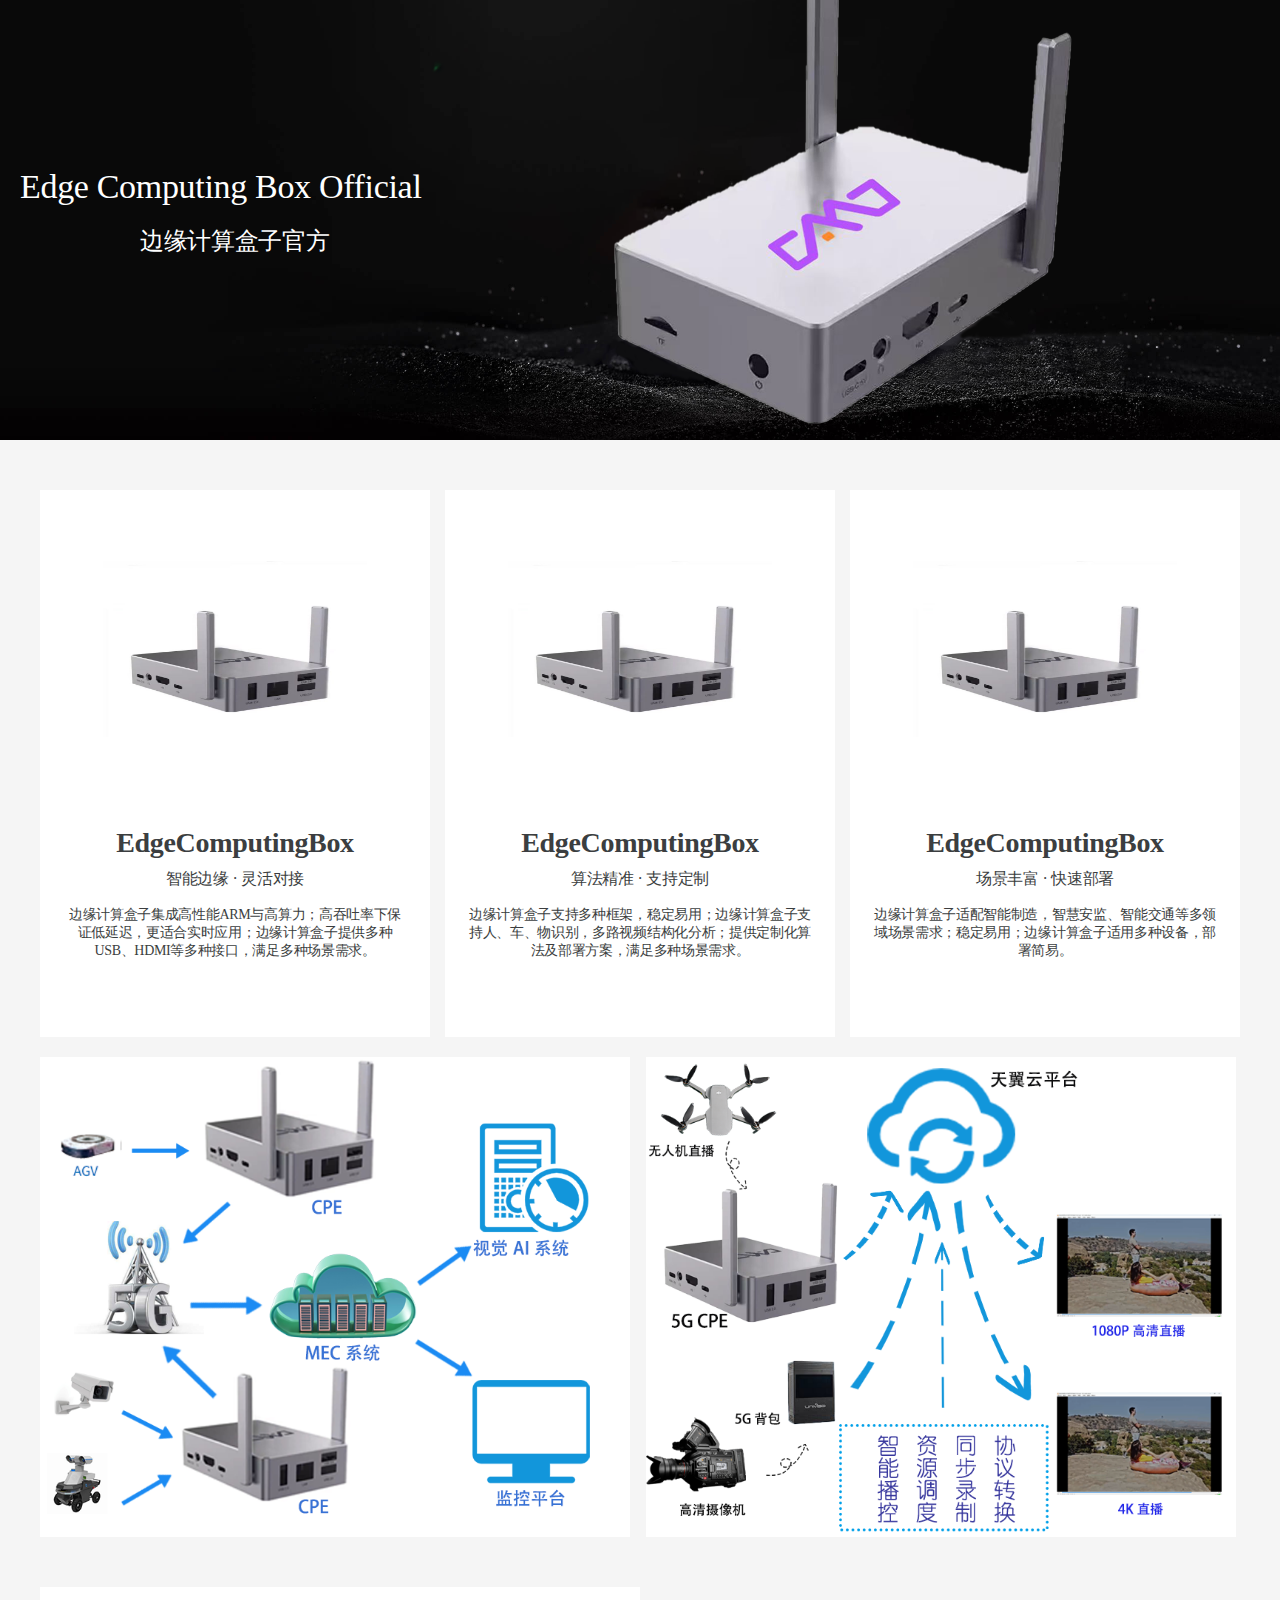
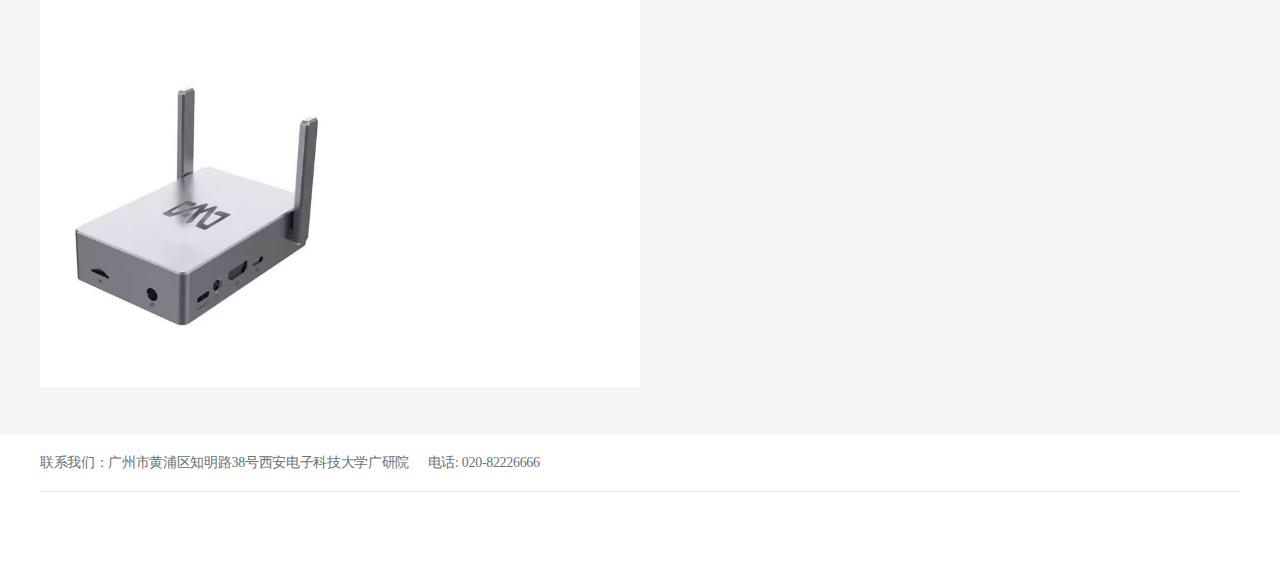
<file: index.html>
<!DOCTYPE html>
<html lang="en">

<head>
    <meta charset="UTF-8">
    <title>Document</title>
    <link rel="stylesheet" href="./css/index.css" />
    <link rel="stylesheet" href="./css/hf.css" />
    <link rel="stylesheet" href="./css/ft.css">
</head>

<body>
    <div id="wrip">
        <div id="img_box">
            <div class="banner_img">
                 <div><a href="javascript:;">
                    <div class="box_top">Edge Computing Box Official</div>
                    <div class="box_bottom">边缘计算盒子官方</div>
                </a></div>
                </a></div>
        </div>
        <!-- 内容 -->
        <div id="main">
            <div class="main_min">
                <div class="main_top">
                    <div class="main_top_left" style="background-image: url();">
                        <a href="javascript:;">
                            <div class="main_img">
                                <img src="./imgs/edgecomputingbox5.jpg" alt="">
                            </div>
                                <img src="./imgs/edgecomputingbox7.jpg" alt="">
                                <div class="item-info">
                                    <h2>EdgeComputingBox</h2>
                                    <div class="item-top">智能边缘 · 灵活对接 </div>
                                    <div class="item-center">边缘计算盒子集成高性能ARM与高算力；高吞吐率下保证低延迟，更适合实时应用；边缘计算盒子提供多种USB、HDMI等多种接口，满足多种场景需求。</div>
                                </div>
                        </a>
                    </div>
                    <div class="main_top_left" style="background-image: url();">
                        <a href="javascript:;">
                            <div class="main_img">
                                <img src="./imgs/edgecomputingbox5.jpg" alt="">
                            </div>
                                <img src="./imgs/edgecomputingbox7.jpg" alt="">
                            <div class="item-info">
                                <h2>EdgeComputingBox</h2>
                                <div class="item-top"> 算法精准 · 支持定制</div>
                                <div class="item-center">边缘计算盒子支持多种框架，稳定易用；边缘计算盒子支持人、车、物识别，多路视频结构化分析；提供定制化算法及部署方案，满足多种场景需求。</div>
                            </div>
                        </a>
                    </div>
                    <div class="main_top_left" style="background-image: url();">
                        <a href="javascript:;">
                            <div class="main_img">
                                <img src="./imgs/edgecomputingbox5.jpg" alt="">
                            </div>
                                <img src="./imgs/edgecomputingbox7.jpg" alt="">
                                <div class="item-info">
                                    <h2>EdgeComputingBox</h2>
                                    <div class="item-top">场景丰富 · 快速部署</div>
                                    <div class="item-center">边缘计算盒子适配智能制造，智慧安监、智能交通等多领域场景需求；稳定易用；边缘计算盒子适用多种设备，部署简易。</div>
                                </div>
                        </a>
                    </div>
                </div>
                <div class="main_bottom">
                    <a href="javascript:;">
                        <div>
                      
                        </div>
                    </a>
                    <a href="javascript:;">
                        <div>
                          
                        </div>
                    </a>
                </div>
            </div>
            
            <div class="main_min_bottom">
                <!-- <div class="main-hr">
                    <h2>产品特色</h2>
                </div> -->
                <div class="main-cnt">
                    <a href="">
                        <div class="a_left" style="background-image: url('./imgs/edgecomputingbox2.png')"></div>
                        <div class="a_right">
                            <h3></h3>
                            <p></p>
                            <div class="a_right_price"></div>
                        </div>
                    </a>
                    <video height="400" loop autoplay muted
                    src="https://stormsend1.djicdn.com/stormsend/uploads/bdeb2840ffcc01384f79787b8ab113e3.mp4"
                    poster="https://stormsend1.djicdn.com/stormsend/uploads/dea08c26be64fd58d54c71c647206001.jpg"></video>
                </div>
       
            </div>
        <!-- 尾部 -->
        <div id="foot">
            <div class="area">
                <div class="foot_link">
                </div>
                <!-- 版权相关 -->
                <div class="foot_bottom">
                    <div class="foot_bottom_cnt">
                        <div class="cnt_left">
                            <a href="javascript:;">联系我们：广州市黄浦区知明路38号西安电子科技大学广研院</a>
                            <a href="javascript:;">电话: 020-82226666</a>
                        </div>
                    </div>
                    

                </div>
            </div>
        </div>
    </div>
</body>
</html>
</file>
<file: css/index.css>
* {
  margin: 0;
  padding: 0;
}
ul {
  list-style-type: none;
  margin: 0;
  padding: 0;
}
a {
  text-decoration: none;
}
@font-face {
  font-family: "iconfont";
  src: url("../font/iconfont.css");
  src: url("../font/iconfont.eot") format("embedded-opentype"),
    url("../font/iconfont.woff2") format("woff2"),
    url("../font/iconfont.woff") format("woff"),
    url("../font/iconfont.ttf") format("truetype"),
    url("../font/iconfont.svg") format("svg");
}
.iconfont {
  font-family: "iconfont" !important;
  font-size: 16px;
  font-style: normal;
  -webkit-font-smoothing: antialiased;
  -moz-osx-font-smoothing: grayscale;
}
#wrip {
  height: 100%;
  width: 100%;
  background-color: #f5f5f5;
  letter-spacing: -0.02em;
}
/* 商品分类的css */
#wrip #goods {
  margin-top: -20px; 
  width: 100%;
  height: 113px;
  background-color: #fff;
}
#wrip #goods .goods_min {
  margin: 0 auto;
  width: 1200px;
  min-width: 1200px;
}
#wrip #goods .goods_min ul {
  width: 1200px;
  height: 113px;
  display: flex;
  justify-content: space-evenly;
}
#wrip #goods .goods_min ul li {
  width: 100px;
  height: 113px;
  padding: 16px 0 15px;
  font-size: 12px;
  text-align: center;
  font-family: "微软雅黑";
  box-sizing: border-box;
}
#wrip #goods .goods_min ul li a {
  color: black;
}
#wrip #goods .goods_min ul li img {
  width: 70px;
  height: 56px;
  margin: 0 15px;
}
/* 轮播图的css */
#wrip #img_box {
  margin-top: -40px; 
  width: 100%;
  height: 480px;
  position: relative;
}
#wrip #img_box > div {
  width: 100%;
  height: 480px;
  position: absolute;
}
#wrip #img_box > div div {
  margin: 0 auto;
  width: 1200px;
  box-sizing: border-box;
  min-width: 1200px;
  font-size: 34px;
  color: #fff;
  font-family: "微软雅黑";
}
#wrip #img_box > div .box_top {
  
  height: 64.8px;
  padding-bottom: 20px;
  transform: translateY(207.6px) translateX(-20px);
}
#wrip #img_box > div .box_bottom {
  font-size: 24px;
  height: 32px;
  transform: translateY(200px) translateX(100px);
}
#wrip #img_box > div:nth-child(2) div {
  color: black;
}
#wrip #img_box > div:nth-child(1) {
  background-image: url(../imgs/banner1.png);
  background-position: center;
  background-size: cover;
  z-index: 1;
}
#wrip #img_box > div:nth-child(2) {
  background-image: url(../imgs/banner2.jpg);
  background-position: center;
  background-size: cover;
  z-index: 0;
}
#wrip #img_box > div:nth-child(3) {
  background-image: url(../imgs/banner3.jpg);
  background-position: center;
  background-size: cover;
  z-index: -1;
}
#wrip #img_box div:nth-child(4),
#wrip #img_box div:nth-child(5),
#wrip #img_box div:nth-child(6) {
  position: absolute;
  top: 50%;
  width: 50px;
  height: 100px;
  line-height: 100px;
  text-align: center;
  margin-top: -50px;
  font-size: 20px;
  color: #fff;
  z-index: 10;
  background-color: rgba(0, 0, 0, 0.5);
}
#wrip #img_box div:nth-child(4) {
  left: 0;
}
#wrip #img_box div:nth-child(5) {
  right: 0;
}
#wrip #img_box div:nth-child(6) {
  width: 100%;
  height: 16px;
  left: 0;
  top: 500px;
}
#wrip #img_box div:nth-child(6) ul {
  position: absolute;
  left: 50%;
  margin-left: -24px;
  width: 48px;
  height: 16px;
  line-height: 16px;
  display: flex;
  justify-content: space-evenly;
}
#wrip #img_box div:nth-child(6) ul a {
  display: inline-block;
  text-decoration: none;
  width: 8px;
  height: 8px;
  border-radius: 50%;
  background-color: #f0f1f2;
  overflow: hidden;
}
#wrip #img_box div:nth-child(6) ul a > div.current {
  background-color: #3b3e40;
}
/* 内容区域的css */
#main {
  width: 100%;
}
#main .main_min {
  width: 1200px;
  min-width: 1200px;
  margin: 0 auto;
  padding: 50px 0;
}
#main .main_top {
  width: 1200px; /* 增加总宽度，包括右侧两个块的宽度 */
  display: flex;
  margin-bottom: 20px;
  /* border: 1px solid red */
}

#main .main_top div.main_top_left {
  width: 390px;
  height: 547px;
  background-size: 390px;
  background-repeat: no-repeat;
  position: relative;
  background-color: #fff;
}

#main .main_top div.main_top_left:nth-child(2),
#main .main_top div.main_top_left:nth-child(3) {
  margin-right: 15px;
}


#main .main_top div.main_top_left:hover>a>img{
  display: inline-block;
}
#main .main_top div.main_top_left:hover>a>.main_img img{
  display: none;
}
#main .main_top div.main_top_left:nth-child(2){
  margin-right: 15px;
  margin-left: 15px;
}

#main .main_top div a {
  display: inline-block;
  width: 390px;
  height: 547px;
  /* 264 176 */
}
#main .main_top>.main_top_left>a>.main_img>img{
  position: absolute;
  top: 13%;
  left: 50%;
  margin-left: -132px;
  width: 264px;
  height: 176px;
}
#main .main_top div a>img{
  width: 390px;
  height: 264px;
  background-color: #fff;
  display: none;
}
#main .main_top div a .item-info {
  position: absolute;
  bottom: 0;
  width: 390px;
  height: 237px;
  text-align: center;
  color: #3b3e40;
}
#main .main_top div a .item-info h2 {
  font-size: 28px;
  font-family: "微软雅黑";
  padding-top: 27px;
}
#main .main_top div a .item-info div.item-top {
  margin-top: 10px;
  font-size: 16px;
}
#main .main_top div a .item-info div.item-center {
  margin-top: 16px;
  padding: 0 24px;
  font-size: 14px;
}
#main .main_top div a .item-info div.item-bottom {
  margin-top: 35px;
  font-size: 16px;
  font-family: "微软雅黑";
}
#main .main_min .main_bottom {
  width: 1200px;
  display: flex;
}
#main .main_min .main_bottom > a:nth-child(1) > div {
  width: 590px;
  height: 480px;
  background-image: url(../imgs/production.png);
  background-size: 592px;
  margin-right: 16px;
}
#main .main_min .main_bottom > a:nth-child(2) > div {
  width: 590px;
  height: 480px;
  background-image: url(../imgs/live.png);
  background-size: 592px;
}
#main .main_min .main_bottom p {
  text-align: center;
  width: 592px;
  height: 64px;
  padding: 48px 0 0;
  font-size: 24px;
  line-height: 32px;
  color: #333333;
}
/* 内容的第二部分 */
#main .main_min_bottom {
  width: 1200px;
  min-width: 1200px;
  /* margin: 48px auto; */
  margin: 0 auto 48px;
}
#main .main_min_bottom .main-hr {
  height: 48px;
  margin-bottom: 16px;
  display: flex;
  justify-content: space-between;
}
#main .main_min_bottom .main-hr h2 {
  font-size: 32px;
  line-height: 48px;
  color: #3b3e40;
}
#main .main_min_bottom .main-hr a {
  font-size: 16px;
  line-height: 48px;
  color: #3b3e40;
}
#main .main_min_bottom .main-cnt {
  width: 1200px;
  height: 420px;
  padding-bottom: 20px;
  display: flex;
}
#main .main_min_bottom .main-cnt a {
  width: 600px;
  height: 400px;
  display: flex;
  background-color: #fff;
}
#main .main_min_bottom .main-cnt a:nth-child(1) .a_left {
  width: 260px;
  height: 400px;
  padding-top: 70px;
  margin: 0 24px;
  background-size: 260px;
  background-repeat: no-repeat;
  background-position: 0 90px;
}

#main .main_min_bottom .main-cnt a:nth-child(1) .a_right {
  width: 260px;
  padding-top: 120px;
}
#main .main_min_bottom .main-cnt a:nth-child(1) .a_right h3 {
  width: 240px;
  height: 32px;
  margin-bottom: 16px;
  font-size: 24px;
  line-height: 32px;
  color: #3b3e40;
}
#main .main_min_bottom .main-cnt a:nth-child(1) .a_right p {
  width: 240px;
  height: 76.8px;
  margin-bottom: 24px;
  font-size: 14px;
  color: #3b3e40;
}
#main .main_min_bottom .main-cnt a:nth-child(1) .a_right .a_right_price {
  width: 240px;
  height: 20px;
  font-size: 16px;
  line-height: 20px;
  color: #3b3e40;
}
/* #main .main_min_bottom .main-ft {
  width: 1600px; 
  height: 872px;
}
#main .main_min_bottom .main-ft .ft-ul {
  display: flex;
  flex-wrap: wrap;
}
#main .main_min_bottom .main-ft .ft-ul li {
  position: relative;
  width: 288px;
  height: 420px;
  margin-right: 16px;
  margin-bottom: 16px;
  background-color: #fff;
}
#main .main_min_bottom .main-ft .ft-ul li:nth-child(4),
#main .main_min_bottom .main-ft .ft-ul li:nth-child(8),
#main .main_min_bottom .main-ft .ft-ul li:nth-child(12) {
  margin-right: 0;
}
#main .main_min_bottom .main-ft ul li a {
  display: inline-block;
  width: 288px;
  height: 420px;
}
#main .main_min_bottom .main-ft ul li a .li_img {
  width: 288px;
  height: 288px;
}
#main .main_min_bottom .main-ft ul li img {
  position: absolute;
  top: 0;
  width: 288px;
  height: 288px;
}
#main .main_min_bottom .main-ft ul li .li_img div {
  position: absolute;
  width: 288px;
  height: 288px;
}
#main .main_min_bottom .main-ft ul li .li_img div p {
  position: absolute;
  bottom: 0;
  padding: 8px 16px;
  box-sizing: border-box;
  font-size: 14px;
  line-height: 16px;
  text-align: center;
  color: #fff;
  background-color: rgba(0, 0, 0, 0.5);
}
#main .main_min_bottom .main-ft ul li .li_img div {
  z-index: -1;
}
#main .main_min_bottom .main-ft ul li>a:hover .li_img div {
  z-index: 10;
}
#main .main_min_bottom .main-ft ul li .li_text {
  width: 288px;
  height: 44px;
  margin-top: 8px;
  margin-bottom: 8px;
  text-align: center;
  font-size: 18px;
  line-height: 24px;
  color: #3b3e40;
}
#main .main_min_bottom .main-ft ul li .li_text_two {
  width: 288px;
  height: 20px;
  text-align: center;
  font-size: 20px;
  color: #3b3e40;
} */

/* #main .main_min_bottom .main-ft {
  width: 1200px;
  height: 872px;
}
#main .main_min_bottom .main-ft .ft-ul {
  display: flex;
  flex-wrap: wrap;
}
#main .main_min_bottom .main-ft .ft-ul li {
  position: relative;
  width: 288px;
  height: 420px;
  margin-right: 16px;
  margin-bottom: 16px;
  background-color: #fff;
}
#main .main_min_bottom .main-ft .ft-ul li:nth-child(4) {
  margin-right: 0;
}
#main .main_min_bottom .main-ft .ft-ul li:nth-child(8) {
  margin-right: 0;
}
#main .main_min_bottom .main-ft ul li a{
  display: inline-block;
  width: 288px;
  height: 420px;
}
#main .main_min_bottom .main-ft ul li a .li_img{
  width: 288px;
  height: 288px;
}
#main .main_min_bottom .main-ft ul li img {
  position: absolute;
  top: 0;
  width: 288px;
  height: 288px;
}
#main .main_min_bottom .main-ft ul li .li_img div{
  position: absolute;
  width: 288px;
  height: 288px;  
}
#main .main_min_bottom .main-ft ul li .li_img div p{
  position: absolute;
  bottom: 0;
  padding: 8px 16px;
  box-sizing: border-box;
  font-size: 14px;
  line-height: 16px;
  text-align: center;
  color: #fff;
  background-color: rgba(0, 0, 0, 0.5);
}
#main .main_min_bottom .main-ft ul li .li_img div{
  z-index: -1;
}
#main .main_min_bottom .main-ft ul li>a:hover .li_img div{
  z-index:10;
}
#main .main_min_bottom .main-ft ul li .li_text {
  width: 288px;
  height: 44px;
  margin-top: 8px;
  margin-bottom: 8px;
  text-align: center;
  font-size: 18px;
  line-height: 24px;
  color: #3b3e40;
}
#main .main_min_bottom .main-ft ul li .li_text_two {
  width: 288px;
  height: 20px;
  text-align: center;
  font-size: 20px;
  color: #3b3e40;
} */

a:hover{
  color: blue !important;
}
</file>
<file: css/hf.css>
#wrip #header {
  width: 100%;
  height: 106px;
  background-color: #f7f9fa;
  border-bottom: 1px solid #f0f1f2;
}
#wrip #header .top_header {
  margin: 0 auto;
  width: 1200px;
  min-width: 1200px;
  height: 40px;
  line-height: 40px;
  font-size: 0;
}
#wrip #header .top_header > a {
  float: left;
  vertical-align: middle;
  margin-right: 50px;
  font-size: 12px;
  color: #797a7c;
  font-family: "微软雅黑";
}
#wrip #header .top_header > span {
  font-size: 12px;
  color: #797a7c;
  font-family: "微软雅黑";
}
#wrip #header .top_header .header_ul {
  float: right;
  height: 40px;
  line-height: 40px;
}
#wrip #header .top_header .header_ul > li {
  float: left;
  margin: 7px;
  padding: 7px;
  height: 26px;
  line-height: 12px;
  box-sizing: border-box;
  font-size: 0;
}
#wrip #header .top_header .header_ul a {
  font-size: 12px;
  text-align: center;
}
#wrip #header .top_header .header_ul > li:nth-child(1) {
  margin: 7px 0 7px 7px;
  padding: 5px 12px;
  border-right: 1px solid #c0ccdc;
}
#wrip #header .top_header .header_ul > li:nth-child(2) {
  padding-right: 14px;
  border-right: 1px solid #c0ccdc;
}
#wrip #header .top_header .header_ul > li:nth-child(2) span {
  display: inline-block;
  line-height: 12px;
  font-size: 12px;
  color: #797a7c;
  vertical-align: middle;
}
#wrip #header .top_header .header_ul > li:nth-child(3) {
    padding-right: 14px;
    border-right: 1px solid #c0ccdc;
  }
  #wrip #header .top_header .header_ul > li:nth-child(3) span {
    display: inline-block;
    line-height: 12px;
    font-size: 12px;
    color: #797a7c;
    vertical-align: middle;
  }
  #wrip #header .top_header .header_ul > li:nth-child(4) {
    padding-right: 14px;
    margin-right: 0;
    padding-right: 0;
  }
  #wrip #header .top_header .header_ul > li:nth-child(4) span {
    display: inline-block;
    line-height: 12px;
    font-size: 12px;
    color: #797a7c;
    vertical-align: middle;
  }
#wrip #header .top_header .header_ul > li:nth-child(1) > a {
  font-size: 16px;
  color: #797a7c;
}
#wrip #header .top_header .header_ul > li:nth-child(1) > a span:nth-child(2) {
  font-size: 12px;
  color: #797a7c;
}
#wrip #header .top_header .header_ul > li:nth-child(1) > a span:nth-child(3) {
  font-size: 12px;
  display: inline-block;
  color: #fff;
  width: 16px;
  height: 16px;
  line-height: 16px;
  background-color: #1890ff;
  border-radius: 50%;
  text-align: center;
}
#header .bottom_header{
    width: 100%;
    height: 65px;
    background-color: #fff;
    border-top: 1px solid #f0f1f2;
    }
#header .bottom_header .bottom_header_box{
    position: relative;
    margin: 0 auto;
    width: 1200px;
    height: 65px;
    line-height: 65px;
    min-width: 1200px;
}
#header .bottom_header .left_log{
    position: absolute;
    left: 0;
    top: 50%;
    margin-top: -32.5px;
    width: 100px;
    height: 65px;
    margin-right: 50px;
}
#header .bottom_header .left_log a{
    display: inline-block;
    line-height: 65px;
}
#header .bottom_header .left_log span:nth-child(1){
    font-size: 26px;
    margin-right: 5px;
    color: black;
}
#header .bottom_header .left_log span:nth-child(2){
   display: inline-block;
   height: 65px;
   line-height: 60px;
   vertical-align: top;
    font-size: 18px;
    font-family: '微软雅黑';
    color: black;
}
#header .bottom_header .left_center{
    position: absolute;
    display: flex;
    left: 150px;
    top: 50%;
    width: 600px;
    height: 64px;
    justify-content: space-between;
    transform: translateY(-50%);
    font-size: 20px !important;
    font-family: '微软雅黑';
}
#header .bottom_header .right{
    position: absolute;
    right: 20px;
    top: 50%;
    margin-top: -25px;
    width:300px;
    height: 50px;
    padding: 10px;
    line-height: 30px;
    box-sizing: border-box;
    border-bottom:1px solid 
} 
#header .bottom_header .right input{
    width: 240px;
    height: 30px;
    line-height: 30px;
    border: none;
    outline: none; 
}
#header .bottom_header .right .iconfont{
    display: inline-block;
    transform: translateX(10px);
    border: none;
    background-color: transparent;
    width: 25px;
    height: 25px; 
    font-size:25px;
    vertical-align: middle;
     
}
a:hover{
  color: blue !important;
}
</file>
<file: css/ft.css>
#foot {
    width: 100%;
    height: 10px;
    margin-top: -40px;
    background-color: #fff;
  }
  #foot .area {
    width: 1200px;
    min-width: 1200px;
    margin: 0 auto;
    height: 10px;
    display: flow-root;
  }
  #foot .area .foot_server {
    margin-top: 40px;
    display: flex;
    width: 1200px;
    height: 187px;
    justify-content: space-around;
    border-bottom: 1px solid #e9e9e9;
  }
  #foot .area .foot_server .server {
    width: 260px;
    height: 186px;
    padding: 40px 0;
    box-sizing: border-box;
  }
  #foot .area .foot_server .server .server_img {
    width: 48px;
    height: 48px;
    margin: 0 auto;
  }
  #foot .area .foot_server .server .server_text p {
    width: 260px;
    height: 24px;
    text-align: center;
    font-size: 14px;
    color: #6c7073;
    line-height: 24px;
  }
  #foot .area .foot_server .server:nth-child(4) .server_img {
    width: 128px;
    height: 52px;
  }
  /* 底部链接的css */
  #foot .area .foot_link {
    width: 1200px;
    min-width: 1200px;
    height: 10px;
    /* padding-top: 70px;
    padding-bottom: 50px; */
    box-sizing: border-box;
    display: flex;
    justify-content: space-between;
  }
  dt {
    margin-bottom: 8px;
  }
  dd a {
    color: #6c7073;
    display: inline-block;
    margin-bottom: 8px;
  }
  .link_content {
    width: 220px;
    color: #3b3e40;
    font-size: 12px;
    line-height: 24px;
    font-family: "微软雅黑";
  }
  .link_content h3 {
    font-weight: normal;
    font-size: 12px;
    margin-bottom: 8px;
  }
  .link_content p {
    width: 180px;
    height: 32px;
    color: #6c7073;
    line-height: normal;
  }
  .link_content .link_email {
    margin-top: 10px;
    width: 220px;
    height: 32px;
  }
  .link_content .link_email input {
    float: left;
    width: 150px;
    height: 30px;
    padding: 0 8px;
    border: 1px solid #d4d7d9;
    border-radius: 4px 0 0 4px;
    font-size: 12px;
  }
  .link_content .link_email button {
    color: #fff;
    float: left;
    width: 32px;
    height: 32px;
    background-color: #6c7073;
    border-radius: 0 4px 4px 0;
  }
  #foot .area .foot_bottom {
    width: 1200px;
    min-width: 1200px;
    height: 80px;
    padding-bottom: 80px;
    box-sizing: border-box;
  }
  #foot .area .foot_bottom .foot_bottom_cnt {
    display: flex;
    justify-content: space-between;
    padding-bottom: 10px;
    margin-bottom: 20px;
    border-bottom: 1px solid #e9e9e9;
  }
  #foot .area .foot_bottom .foot_bottom_cnt .cnt_left {
    margin-left: 5px;
  }
  #foot .area .foot_bottom .foot_bottom_cnt .cnt_left a {
    margin-right: 20px;
    color: #6c7073;
    line-height: 36px;
    font-size: 14px;
    vertical-align: top;
    font-family: "微软雅黑";
    margin-left: -5px;
  }

  #foot .area .foot_bottom .cnt_right {
    width: 180px;
    height: 40px;
    line-height: 40px;
    font-size: 0;
  }
  #foot .area .foot_bottom .cnt_right > a {
    display: inline-block;
    width: 40px;
    line-height: 40px;
    margin: 0;
    padding: 0;
    font-size: 12px;
    vertical-align: top;
  }
  #foot .area .foot_bottom .cnt_right a > span {
    display: inline-block;
    width: 40px;
    height: 40px;
    font-size: 40px;
    color: #6c7073;
  }
  #foot .area .foot_bottom .cnt_right a:nth-child(2) > span {
    text-align: center;
    line-height: 12px;
    font-size: 20px;
  }
  #foot .area .foot_bottom .cnt_right a:nth-child(3) > span {
    text-align: center;
    line-height: 14px;
    font-size: 20px;
  }
  #foot .area .foot_bottom .cnt_right a {
    margin: 0 10px;
  }
  #foot .area .foot_bottom .cnt_right .additional_text {
    display: inline-block;
    color: #6c7073;
    font-size: 14px;
    margin-left: 10px; /* 调整间距 */
}

  /* 最后 */
  #foot .footer_copy {
    width: 1200px;
    min-width: 1200px;
    height: 30px;
    color: #6c7073;
    line-height: 30px;
    font-size: 12px;
    font-family: "微软雅黑";
  }
  #foot .footer_copy > span {
    margin-right: 20px;
  }
  #foot .footer_copy i {
    font-weight: bold;
    padding: 0 5px;
  }
  #foot .footer_copy .footer_copy_problem {
    float: right;
  }
  #foot .footer_copy a{
    color: #6c7073;
  }
  a:hover{
    color: blue !important;
  }
</file>
